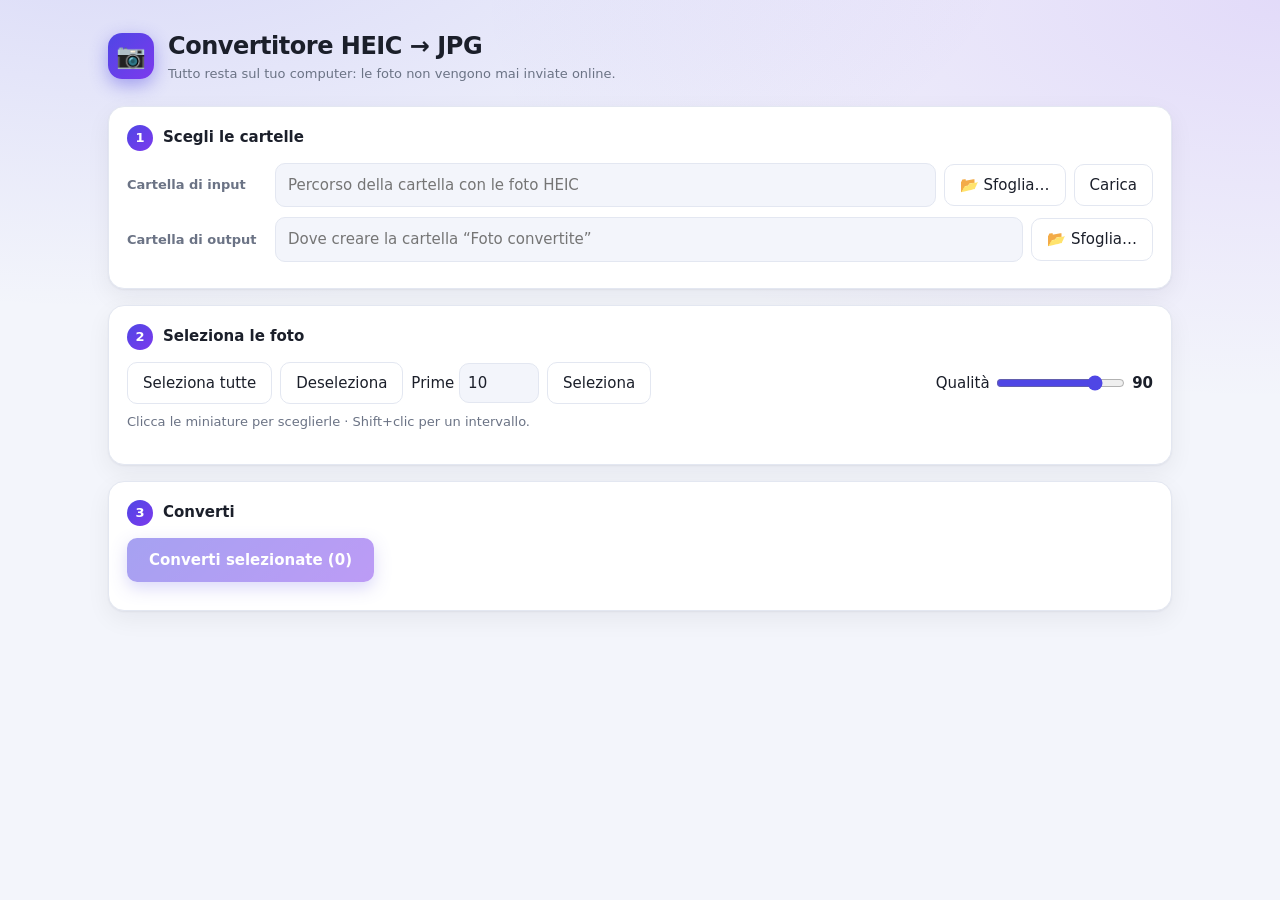
<file: static/index.html>
<!doctype html>
<html lang="it">
<head>
<meta charset="utf-8">
<meta name="viewport" content="width=device-width, initial-scale=1">
<title>Convertitore HEIC → JPG</title>
<style>
  :root {
    --bg:#f3f5fb; --card:#ffffff; --text:#1b1f2a; --muted:#6b7385; --accent:#4f46e5; --accent2:#7c3aed;
    --border:#e3e7f1; --sel:#eef0ff; --ok:#16a34a; --okbg:#e8f8ee; --err:#dc2626;
    --shadow:0 1px 2px rgba(20,24,40,.05), 0 8px 24px rgba(20,24,40,.06);
    --grad:linear-gradient(135deg,var(--accent),var(--accent2));
  }
  @media (prefers-color-scheme: dark) {
    :root { --bg:#0e1017; --card:#171a23; --text:#e9ebf2; --muted:#98a0b3; --accent:#818cf8; --accent2:#a78bfa;
      --border:#262b38; --sel:#212552; --ok:#4ade80; --okbg:#122a1c; --err:#f87171;
      --shadow:0 1px 2px rgba(0,0,0,.4), 0 8px 24px rgba(0,0,0,.35); }
  }
  * { box-sizing:border-box; }
  html { scroll-behavior:smooth; }
  body { margin:0; font:15px/1.5 "Inter",system-ui,-apple-system,"Segoe UI",sans-serif; color:var(--text);
    background:radial-gradient(900px 400px at 10% -10%, color-mix(in srgb,var(--accent) 16%,transparent), transparent),
               radial-gradient(800px 400px at 100% 0%, color-mix(in srgb,var(--accent2) 14%,transparent), transparent), var(--bg);
    background-attachment:fixed; min-height:100vh; }
  main { max-width:1100px; margin:0 auto; padding:28px 18px 60px; }
  header { display:flex; align-items:center; gap:14px; margin-bottom:22px; }
  .logo { width:46px; height:46px; border-radius:14px; background:var(--grad); display:grid; place-items:center; font-size:24px;
    box-shadow:0 6px 18px color-mix(in srgb,var(--accent) 45%,transparent); }
  h1 { font-size:24px; margin:0; letter-spacing:-.02em; }
  header p { margin:0; color:var(--muted); font-size:13px; }
  .card { background:var(--card); border:1px solid var(--border); border-radius:16px; padding:18px; margin-bottom:16px;
    box-shadow:var(--shadow); animation:rise .4s ease both; }
  .card:nth-of-type(2){animation-delay:.05s} .card:nth-of-type(3){animation-delay:.1s}
  @keyframes rise { from{opacity:0; transform:translateY(8px)} to{opacity:1; transform:none} }
  .step { display:flex; align-items:center; gap:10px; font-weight:700; margin-bottom:12px; }
  .step i { font-style:normal; width:26px; height:26px; border-radius:50%; background:var(--grad); color:#fff; display:grid; place-items:center; font-size:13px; }
  .row { display:flex; gap:8px; align-items:center; flex-wrap:wrap; }
  .row + .row { margin-top:10px; }
  label.lbl { width:140px; font-weight:600; color:var(--muted); font-size:13px; }
  input[type=text], input[type=number] { flex:1; min-width:200px; padding:10px 12px; border:1px solid var(--border); border-radius:10px;
    background:var(--bg); color:var(--text); font:inherit; transition:border-color .15s, box-shadow .15s; }
  input:focus { outline:none; border-color:var(--accent); box-shadow:0 0 0 3px color-mix(in srgb,var(--accent) 25%,transparent); }
  button { padding:9px 15px; border:1px solid var(--border); border-radius:10px; background:var(--card); color:var(--text); cursor:pointer;
    font:inherit; font-weight:500; transition:transform .1s, border-color .15s, box-shadow .15s, background .15s; }
  button:hover:not(:disabled) { border-color:var(--accent); transform:translateY(-1px); box-shadow:0 4px 12px rgba(20,24,40,.08); }
  button:active:not(:disabled) { transform:none; }
  button.primary { background:var(--grad); border:0; color:#fff; font-weight:600; padding:11px 22px; font-size:15px;
    box-shadow:0 6px 16px color-mix(in srgb,var(--accent) 40%,transparent); }
  button.primary:hover:not(:disabled) { box-shadow:0 8px 22px color-mix(in srgb,var(--accent) 55%,transparent); border:0; }
  button:disabled { opacity:.5; cursor:default; }
  .hint { color:var(--muted); font-size:13px; }
  input[type=range] { accent-color:var(--accent); vertical-align:middle; }
  #grid { display:grid; grid-template-columns:repeat(auto-fill,minmax(140px,1fr)); gap:12px; margin-top:14px; }
  .thumb { position:relative; border:2px solid transparent; border-radius:12px; background:var(--bg); cursor:pointer; overflow:hidden;
    user-select:none; transition:transform .15s, box-shadow .15s, border-color .15s; }
  .thumb:hover { transform:translateY(-3px); box-shadow:var(--shadow); }
  .thumb img { width:100%; aspect-ratio:1; object-fit:cover; display:block; background:linear-gradient(90deg,#8883,#8886,#8883); }
  .thumb span { display:block; font-size:12px; padding:5px 8px; overflow:hidden; text-overflow:ellipsis; white-space:nowrap; }
  .thumb.sel { border-color:var(--accent); background:var(--sel); }
  .thumb.sel::after { content:"✓"; position:absolute; top:7px; right:7px; background:var(--grad); color:#fff; width:24px; height:24px;
    border-radius:50%; text-align:center; line-height:24px; font-size:14px; box-shadow:0 2px 8px rgba(0,0,0,.3); animation:pop .2s ease; }
  @keyframes pop { from{transform:scale(0)} to{transform:scale(1)} }
  .thumb.done img { filter:saturate(.6) brightness(.8); }
  .thumb.done::before { content:"Convertita"; position:absolute; left:0; right:0; bottom:28px; text-align:center; font-size:11px; font-weight:700;
    color:#fff; background:rgba(22,163,74,.9); padding:2px 0; z-index:1; }
  .empty { grid-column:1/-1; text-align:center; color:var(--muted); padding:36px 0; border:2px dashed var(--border); border-radius:14px; }
  .empty b { display:block; font-size:30px; }
  /* avanzamento */
  #progWrap { margin-top:16px; }
  .bar { height:14px; border-radius:99px; background:var(--border); overflow:hidden; }
  .bar > div { height:100%; width:0; border-radius:99px; background:var(--grad); transition:width .3s ease; position:relative; overflow:hidden; }
  .bar.running > div::after { content:""; position:absolute; inset:0; background:linear-gradient(90deg,transparent,rgba(255,255,255,.45),transparent);
    animation:shine 1.2s infinite; }
  @keyframes shine { from{transform:translateX(-100%)} to{transform:translateX(100%)} }
  .stats { display:grid; grid-template-columns:repeat(auto-fit,minmax(150px,1fr)); gap:10px; margin-top:12px; }
  .stat { background:var(--bg); border:1px solid var(--border); border-radius:12px; padding:10px 12px; }
  .stat small { display:block; color:var(--muted); font-size:12px; }
  .stat b { font-size:20px; font-variant-numeric:tabular-nums; letter-spacing:-.01em; }
  #status { margin-top:10px; }
  .err { color:var(--err); }
  /* messaggio finale */
  #done { margin-top:16px; padding:18px; border-radius:14px; background:var(--okbg); border:1px solid color-mix(in srgb,var(--ok) 40%,transparent);
    display:flex; gap:16px; align-items:center; flex-wrap:wrap; animation:pop .35s ease; }
  #done[hidden] { display:none; }
  #done .tick { width:48px; height:48px; border-radius:50%; background:var(--ok); color:#fff; display:grid; place-items:center; font-size:26px; }
  #done h2 { margin:0; font-size:18px; }
  #done p { margin:2px 0 0; color:var(--muted); font-size:13px; word-break:break-all; }
  #done .txt { flex:1; min-width:200px; }
  /* finestra sfoglia cartelle */
  dialog { border:1px solid var(--border); border-radius:16px; background:var(--card); color:var(--text); width:min(560px,94vw); padding:0;
    box-shadow:0 20px 60px rgba(0,0,0,.35); }
  dialog[open] { animation:rise .2s ease; }
  dialog::backdrop { background:#0009; backdrop-filter:blur(3px); }
  .dlg-h { padding:14px 16px; border-bottom:1px solid var(--border); }
  #dlgPath { font-family:ui-monospace,Consolas,monospace; font-size:12px; word-break:break-all; margin-top:6px; color:var(--muted); }
  #dlgList { height:320px; overflow:auto; }
  .dir { padding:9px 16px; cursor:pointer; border-bottom:1px solid var(--border); transition:background .1s, padding .1s; }
  .dir:hover { background:var(--sel); padding-left:20px; }
  .dlg-f { padding:12px 16px; display:flex; gap:8px; justify-content:flex-end; border-top:1px solid var(--border); }
  @media (max-width:600px) { label.lbl { width:100%; } }
</style>
</head>
<body>
<main>
  <header>
    <div class="logo">📷</div>
    <div><h1>Convertitore HEIC → JPG</h1><p>Tutto resta sul tuo computer: le foto non vengono mai inviate online.</p></div>
  </header>

  <div class="card">
    <div class="step"><i>1</i> Scegli le cartelle</div>
    <div class="row">
      <label class="lbl">Cartella di input</label>
      <input type="text" id="inPath" placeholder="Percorso della cartella con le foto HEIC">
      <button id="inBrowse">📂 Sfoglia…</button>
      <button id="inLoad">Carica</button>
    </div>
    <div class="row">
      <label class="lbl">Cartella di output</label>
      <input type="text" id="outPath" placeholder="Dove creare la cartella “Foto convertite”">
      <button id="outBrowse">📂 Sfoglia…</button>
    </div>
    <div class="hint" id="outHint" style="margin-top:8px"></div>
  </div>

  <div class="card">
    <div class="step"><i>2</i> Seleziona le foto</div>
    <div class="row">
      <button id="selAll">Seleziona tutte</button>
      <button id="selNone">Deseleziona</button>
      <span>Prime <input type="number" id="firstN" value="10" min="1" style="width:80px;min-width:0;padding:8px"></span>
      <button id="selFirst">Seleziona</button>
      <span style="flex:1"></span>
      <label>Qualità <input type="range" id="quality" min="50" max="100" value="90"> <b id="qVal">90</b></label>
    </div>
    <div class="hint" style="margin-top:8px">Clicca le miniature per sceglierle · Shift+clic per un intervallo.</div>
    <div id="grid"></div>
  </div>

  <div class="card">
    <div class="step"><i>3</i> Converti</div>
    <div class="row">
      <button class="primary" id="convert" disabled>Converti selezionate (0)</button>
    </div>
    <div id="progWrap" hidden>
      <div class="bar running" id="bar"><div id="barFill"></div></div>
      <div class="stats">
        <div class="stat"><small>Avanzamento</small><b id="stProg">0/0</b></div>
        <div class="stat"><small>Tempo trascorso</small><b id="stElapsed">0s</b></div>
        <div class="stat"><small>Tempo rimanente</small><b id="stLeft">calcolo…</b></div>
        <div class="stat"><small>Tempo totale stimato</small><b id="stTotal">calcolo…</b></div>
      </div>
    </div>
    <div id="status" class="hint"></div>
    <div id="done" hidden>
      <div class="tick">✓</div>
      <div class="txt"><h2 id="doneTitle">Lavoro finito!</h2><p id="doneSub"></p></div>
      <button class="primary" id="openFolder">📁 Apri cartella</button>
    </div>
  </div>
</main>

<dialog id="dlg">
  <div class="dlg-h"><b id="dlgTitle">Scegli cartella</b><div id="dlgPath"></div></div>
  <div id="dlgList"></div>
  <div class="dlg-f">
    <button id="dlgCancel">Annulla</button>
    <button class="primary" id="dlgOk">Scegli questa cartella</button>
  </div>
</dialog>

<script>
const $ = id => document.getElementById(id);
const OUT_NAME = "Foto convertite";
let files = [], selected = new Set(), lastClicked = null, loadedFolder = "";

async function api(url, body) {
  const r = await fetch(url, body ? {method:"POST", headers:{"Content-Type":"application/json"}, body:JSON.stringify(body)} : {});
  const d = await r.json().catch(() => ({error:"risposta non valida"}));
  if (!r.ok) throw new Error(d.error || r.statusText);
  return d;
}
const sep = p => p.includes("\\") ? "\\" : "/";
function setStatus(msg, err) { $("status").textContent = msg; $("status").className = err ? "err" : "hint"; }

// ---- finestra "Sfoglia"
let dlgCurrent = "", dlgTarget = null;
async function dlgGo(path) {
  try {
    const d = await api("/api/browse?path=" + encodeURIComponent(path));
    dlgCurrent = d.path;
    $("dlgPath").textContent = d.path || "(unità)";
    $("dlgOk").disabled = !d.path;
    const list = $("dlgList"); list.innerHTML = "";
    const add = (label, p) => { const e = document.createElement("div"); e.className = "dir"; e.textContent = label; e.onclick = () => dlgGo(p); list.appendChild(e); };
    if (d.parent !== null) add("⬆ .. (cartella superiore)", d.parent);
    if (d.home && d.path !== d.home) add("🏠 Cartella personale", d.home);
    d.dirs.forEach(x => add("📁 " + x.name, x.path));
    if (!d.dirs.length) { const e = document.createElement("div"); e.className = "dir hint"; e.textContent = "Nessuna sottocartella"; list.appendChild(e); }
  } catch (e) { alert(e.message); }
}
function browseFor(input, title) {
  dlgTarget = input; $("dlgTitle").textContent = title;
  $("dlg").showModal(); dlgGo(input.value.trim());
}
$("dlgCancel").onclick = () => $("dlg").close();
$("dlgOk").onclick = () => { dlgTarget.value = dlgCurrent; $("dlg").close(); dlgTarget.dispatchEvent(new Event("change")); };

// ---- input / output
$("inBrowse").onclick = () => browseFor($("inPath"), "Cartella di input");
$("outBrowse").onclick = () => browseFor($("outPath"), "Cartella di output");
$("inPath").onchange = () => { if (!$("outPath").value) $("outPath").value = $("inPath").value; loadFiles(); };
$("inLoad").onclick = loadFiles;
$("inPath").onkeydown = e => { if (e.key === "Enter") loadFiles(); };
function updateOutHint() {
  const o = $("outPath").value.trim();
  $("outHint").textContent = o ? `Le foto saranno salvate in: ${o.replace(/[\\/]+$/, "")}${sep(o)}${OUT_NAME}` : "";
}
$("outPath").oninput = $("outPath").onchange = updateOutHint;

async function loadFiles() {
  const folder = $("inPath").value.trim().replace(/^"|"$/g, "");
  if (!folder) return;
  try {
    const d = await api("/api/list?folder=" + encodeURIComponent(folder));
    files = d.files; loadedFolder = folder; selected.clear(); lastClicked = null;
    if (!$("outPath").value) $("outPath").value = folder;
    updateOutHint(); renderGrid();
    setStatus(files.length ? `Trovate ${files.length} foto HEIC.` : "Nessuna foto HEIC in questa cartella.");
  } catch (e) { files = []; renderGrid(); setStatus(e.message, true); }
}

// ---- miniature
function renderGrid() {
  const g = $("grid"); g.innerHTML = "";
  if (!files.length) g.innerHTML = '<div class="empty"><b>🖼️</b>Nessuna foto da mostrare. Scegli una cartella con file HEIC.</div>';
  files.forEach((name, i) => {
    const d = document.createElement("div"); d.className = "thumb"; d.dataset.i = i;
    const img = document.createElement("img"); img.loading = "lazy"; img.alt = name;
    img.src = `/api/thumb?folder=${encodeURIComponent(loadedFolder)}&name=${encodeURIComponent(name)}`;
    const s = document.createElement("span"); s.textContent = name; s.title = name;
    d.append(img, s);
    d.onclick = e => clickThumb(i, e.shiftKey);
    g.appendChild(d);
  });
  refresh();
}
function clickThumb(i, shift) {
  if (shift && lastClicked !== null) {
    const [a, b] = [Math.min(i, lastClicked), Math.max(i, lastClicked)];
    for (let k = a; k <= b; k++) selected.add(k);
  } else {
    selected.has(i) ? selected.delete(i) : selected.add(i);
    lastClicked = i;
  }
  refresh();
}
function refresh() {
  document.querySelectorAll(".thumb").forEach(t => t.classList.toggle("sel", selected.has(+t.dataset.i)));
  $("convert").textContent = `Converti selezionate (${selected.size})`;
  $("convert").disabled = !selected.size;
}
$("selAll").onclick = () => { files.forEach((_, i) => selected.add(i)); refresh(); };
$("selNone").onclick = () => { selected.clear(); refresh(); };
$("selFirst").onclick = () => {
  selected.clear(); const n = Math.max(0, parseInt($("firstN").value) || 0);
  for (let i = 0; i < Math.min(n, files.length); i++) selected.add(i);
  refresh();
};
$("quality").oninput = () => $("qVal").textContent = $("quality").value;

// ---- conversione (un file alla volta, per mostrare l'avanzamento e le stime)
function fmt(sec) {
  sec = Math.max(0, Math.round(sec));
  const h = Math.floor(sec / 3600), m = Math.floor(sec % 3600 / 60), s = sec % 60;
  return h ? `${h}h ${m}m` : m ? `${m}m ${String(s).padStart(2, "0")}s` : `${s}s`;
}
let lastOutDir = "";
$("openFolder").onclick = async () => {
  try { await api("/api/open", {path: lastOutDir}); } catch (e) { setStatus(e.message, true); }
};
$("convert").onclick = async () => {
  const out = $("outPath").value.trim();
  if (!out) return setStatus("Scegli la cartella di output.", true);
  const idx = [...selected].sort((a, b) => a - b), total = idx.length;
  document.querySelectorAll(".thumb.done").forEach(t => t.classList.remove("done"));
  $("convert").disabled = true; $("done").hidden = true; $("progWrap").hidden = false;
  $("bar").classList.add("running"); $("barFill").style.width = "0%";
  $("stProg").textContent = `0/${total}`; $("stLeft").textContent = $("stTotal").textContent = "calcolo…";
  const t0 = performance.now();
  const tick = setInterval(() => {   // aggiorna il tempo trascorso anche durante un file lento
    $("stElapsed").textContent = fmt((performance.now() - t0) / 1000);
  }, 500);
  let ok = 0, errors = [];
  for (const [n, i] of idx.entries()) {
    setStatus(`Converto ${files[i]}…`);
    try {
      const r = await api("/api/convert", {folder: loadedFolder, out_parent: out, name: files[i], quality: +$("quality").value});
      lastOutDir = r.out_dir; ok++;
      document.querySelector(`.thumb[data-i="${i}"]`).classList.add("done");
    } catch (e) { errors.push(`${files[i]}: ${e.message}`); }
    const done = n + 1, elapsed = (performance.now() - t0) / 1000, perFile = elapsed / done;
    $("barFill").style.width = `${done / total * 100}%`;
    $("stProg").textContent = `${done}/${total}`;
    $("stElapsed").textContent = fmt(elapsed);
    $("stLeft").textContent = done < total ? "~" + fmt(perFile * (total - done)) : "0s";
    $("stTotal").textContent = "~" + fmt(perFile * total);
  }
  clearInterval(tick);
  const elapsed = (performance.now() - t0) / 1000;
  $("bar").classList.remove("running");
  $("stElapsed").textContent = $("stTotal").textContent = fmt(elapsed); $("stLeft").textContent = "0s";
  setStatus(errors.length ? `${errors.length} errori: ${errors.slice(0, 3).join("; ")}` : "", errors.length > 0);
  if (ok) {
    $("doneTitle").textContent = "Lavoro finito! 🎉";
    $("doneSub").textContent = `${ok} ${ok === 1 ? "foto convertita" : "foto convertite"} in ${fmt(elapsed)} · ${lastOutDir}`;
    $("done").hidden = false; $("done").scrollIntoView({behavior: "smooth", block: "nearest"});
  }
  refresh();
};
</script>
</body>
</html>
</file>
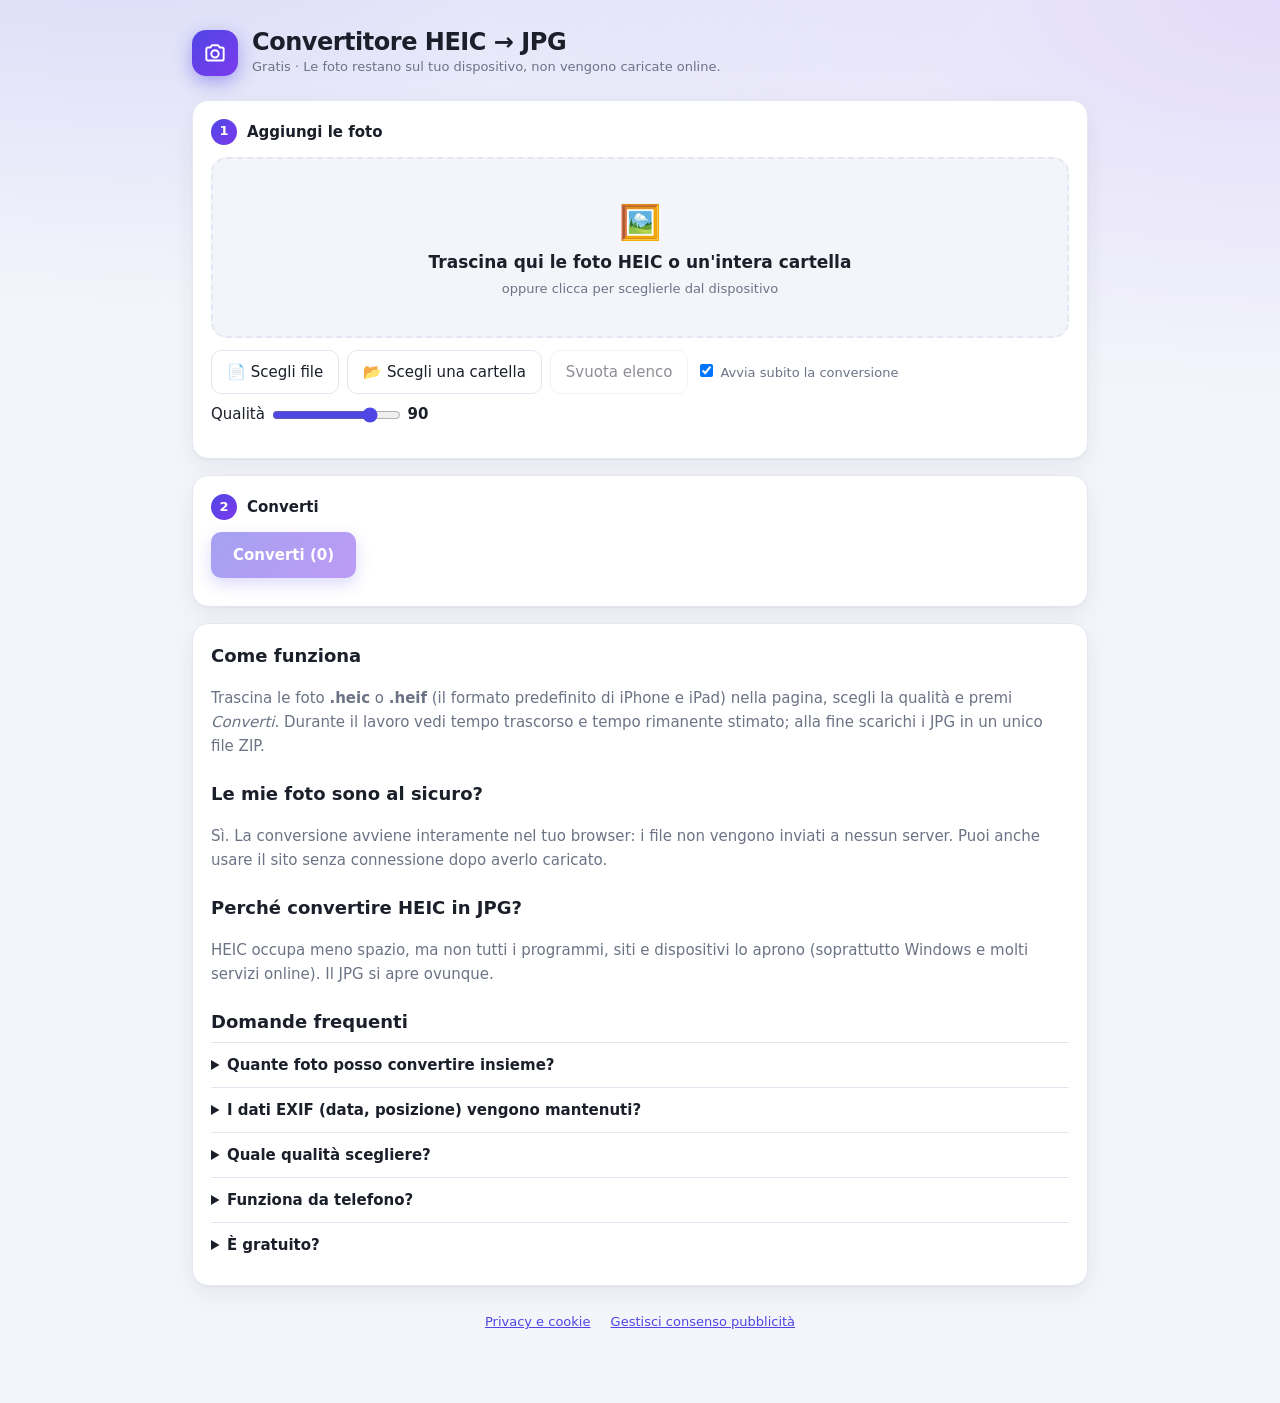
<file: web/index.html>
<!doctype html>
<html lang="it">
<head>
<meta charset="utf-8">
<meta name="viewport" content="width=device-width, initial-scale=1">
<title>Convertitore HEIC in JPG gratis e privato, direttamente nel browser</title>
<meta name="description" content="Converti le foto HEIC/HEIF dell'iPhone in JPG gratis, senza caricarle online: tutto avviene nel tuo browser. Conversione multipla e download in ZIP.">
<meta name="theme-color" content="#4f46e5">
<link rel="icon" href="data:image/svg+xml,%3Csvg xmlns='http://www.w3.org/2000/svg' viewBox='0 0 100 100'%3E%3Ctext y='.9em' font-size='90'%3E📷%3C/text%3E%3C/svg%3E">
<link rel="stylesheet" href="style.css">
</head>
<body>
<div class="layout">
  <aside class="side"><div class="ad" id="adLeft" hidden></div></aside>

  <main>
    <header>
      <div class="logo" aria-hidden="true">
        <svg viewBox="0 0 24 24" width="26" height="26" fill="none" stroke="#fff" stroke-width="1.8" stroke-linecap="round" stroke-linejoin="round"><path d="M4 8.5A1.5 1.5 0 0 1 5.5 7h2.2l1.1-1.7A1 1 0 0 1 9.6 4.8h4.8a1 1 0 0 1 .8.5L16.3 7h2.2A1.5 1.5 0 0 1 20 8.5v9A1.5 1.5 0 0 1 18.5 19h-13A1.5 1.5 0 0 1 4 17.5z"/><circle cx="12" cy="12.8" r="3.4"/></svg>
      </div>
      <div>
        <h1>Convertitore HEIC → JPG</h1>
        <p>Gratis · Le foto restano sul tuo dispositivo, non vengono caricate online.</p>
      </div>
    </header>

    <section class="card">
      <div class="step"><i>1</i> Aggiungi le foto</div>
      <div class="drop" id="drop" tabindex="0" role="button" aria-label="Scegli le foto HEIC da convertire">
        <b>🖼️</b>
        <strong>Trascina qui le foto HEIC o un'intera cartella</strong><br>
        <span class="hint">oppure clicca per sceglierle dal dispositivo</span>
      </div>
      <input type="file" id="fileInput" accept=".heic,.heif,image/heic,image/heif" multiple hidden>
      <input type="file" id="dirInput" webkitdirectory multiple hidden>
      <div class="row" style="margin-top:12px">
        <button id="pickFiles">📄 Scegli file</button>
        <button id="pickDir">📂 Scegli una cartella</button>
        <button id="clearAll" disabled>Svuota elenco</button>
        <label class="hint"><input type="checkbox" id="autoStart" checked> Avvia subito la conversione</label>
        <span style="flex:1"></span>
        <label>Qualità <input type="range" id="quality" min="50" max="100" value="90"> <b id="qVal">90</b></label>
      </div>
      <div id="grid"></div>
    </section>

    <section class="card">
      <div class="step"><i>2</i> Converti</div>
      <div class="row"><button class="primary" id="convert" disabled>Converti (0)</button></div>
      <div id="progWrap" hidden>
        <div class="bar running" id="bar"><div id="barFill"></div></div>
        <div class="stats">
          <div class="stat"><small>Avanzamento</small><b id="stProg">0/0</b></div>
          <div class="stat"><small>Tempo trascorso</small><b id="stElapsed">0s</b></div>
          <div class="stat"><small>Tempo rimanente</small><b id="stLeft">calcolo…</b></div>
          <div class="stat"><small>Tempo totale stimato</small><b id="stTotal">calcolo…</b></div>
        </div>
      </div>
      <div id="status" class="hint" role="status" style="margin-top:10px"></div>
      <div id="done" hidden>
        <div class="tick">✓</div>
        <div class="txt"><h2>Lavoro finito! 🎉</h2><p id="doneSub"></p></div>
        <div class="btns">
          <button class="primary" id="dlZip">⬇ Scarica tutto (ZIP)</button>
          <button id="saveDir" hidden>📁 Salva in una cartella</button>
        </div>
      </div>
    </section>

    <div class="ad-bottom" id="adBottom" hidden></div>

    <section class="card info">
      <h2>Come funziona</h2>
      <p>Trascina le foto <strong>.heic</strong> o <strong>.heif</strong> (il formato predefinito di iPhone e iPad) nella pagina, scegli la qualità e premi <em>Converti</em>. Durante il lavoro vedi tempo trascorso e tempo rimanente stimato; alla fine scarichi i JPG in un unico file ZIP.</p>
      <h2>Le mie foto sono al sicuro?</h2>
      <p>Sì. La conversione avviene interamente nel tuo browser: i file non vengono inviati a nessun server. Puoi anche usare il sito senza connessione dopo averlo caricato.</p>
      <h2>Perché convertire HEIC in JPG?</h2>
      <p>HEIC occupa meno spazio, ma non tutti i programmi, siti e dispositivi lo aprono (soprattutto Windows e molti servizi online). Il JPG si apre ovunque.</p>
      <h2>Domande frequenti</h2>
      <details><summary>Quante foto posso convertire insieme?</summary><p>Non c'è un limite fisso: dipende dalla memoria del tuo dispositivo. Per centinaia di foto grandi conviene farle a gruppi da 50–100.</p></details>
      <details><summary>I dati EXIF (data, posizione) vengono mantenuti?</summary><p>No: per questioni tecniche la conversione nel browser non copia i metadati. È anche un vantaggio per la privacy, perché il JPG non contiene la posizione GPS. L'orientamento della foto viene invece applicato correttamente.</p></details>
      <details><summary>Quale qualità scegliere?</summary><p>90 è un ottimo compromesso. Sotto 80 il file è molto più piccolo ma si possono notare artefatti; 100 produce file grandi con poco vantaggio visibile.</p></details>
      <details><summary>Funziona da telefono?</summary><p>Sì, ma i telefoni sono più lenti e hanno meno memoria: per tante foto è meglio un computer.</p></details>
      <details><summary>È gratuito?</summary><p>Sì. Il sito si sostiene con la pubblicità mostrata ai lati della pagina.</p></details>
    </section>

    <footer>
      <a href="privacy.html">Privacy e cookie</a>
      <a href="#" id="cookiePrefs">Gestisci consenso pubblicità</a>
    </footer>
  </main>

  <aside class="side"><div class="ad" id="adRight" hidden></div></aside>
</div>

<div id="consent" hidden role="dialog" aria-label="Consenso pubblicità">
  <p>Questo sito è gratuito grazie alla pubblicità. Se accetti, Google AdSense può usare cookie per mostrare annunci. Se rifiuti, non verranno caricati annunci né cookie di terze parti. Le tue foto non vengono mai inviate a nessuno. <a href="privacy.html">Dettagli</a></p>
  <div class="row"><button class="primary" id="cAccept">Accetta</button><button id="cReject">Rifiuta</button></div>
</div>

<script src="site-config.js"></script>
<script src="lib/heic2any.min.js"></script>
<script src="lib/jszip.min.js"></script>
<script src="thumb.js"></script>
<script src="ads.js"></script>
<script src="app.js"></script>
</body>
</html>
</file>
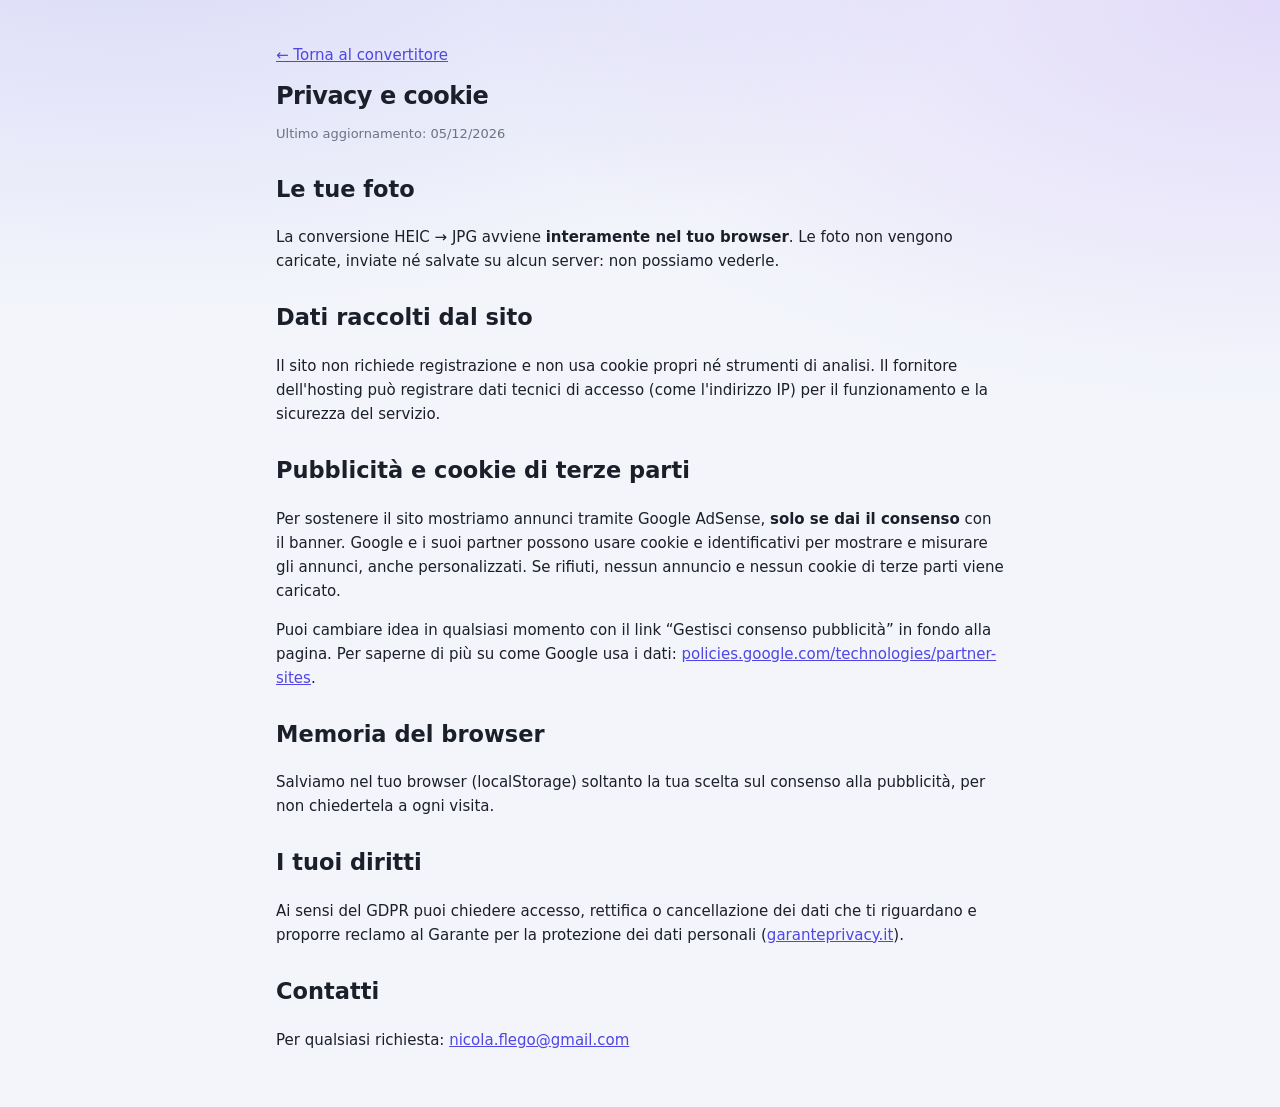
<file: web/privacy.html>
<!doctype html>
<html lang="it">
<head>
<meta charset="utf-8">
<meta name="viewport" content="width=device-width, initial-scale=1">
<title>Privacy e cookie – Convertitore HEIC in JPG</title>
<meta name="robots" content="index,follow">
<link rel="stylesheet" href="style.css">
</head>
<body>
<div class="page">
  <p><a href="index.html">← Torna al convertitore</a></p>
  <h1>Privacy e cookie</h1>
  <p class="hint">Ultimo aggiornamento: <span id="upd"></span></p>

  <h2>Le tue foto</h2>
  <p>La conversione HEIC → JPG avviene <strong>interamente nel tuo browser</strong>. Le foto non vengono caricate, inviate né salvate su alcun server: non possiamo vederle.</p>

  <h2>Dati raccolti dal sito</h2>
  <p>Il sito non richiede registrazione e non usa cookie propri né strumenti di analisi. Il fornitore dell'hosting può registrare dati tecnici di accesso (come l'indirizzo IP) per il funzionamento e la sicurezza del servizio.</p>

  <h2>Pubblicità e cookie di terze parti</h2>
  <p>Per sostenere il sito mostriamo annunci tramite Google AdSense, <strong>solo se dai il consenso</strong> con il banner. Google e i suoi partner possono usare cookie e identificativi per mostrare e misurare gli annunci, anche personalizzati. Se rifiuti, nessun annuncio e nessun cookie di terze parti viene caricato.</p>
  <p>Puoi cambiare idea in qualsiasi momento con il link “Gestisci consenso pubblicità” in fondo alla pagina. Per saperne di più su come Google usa i dati: <a href="https://policies.google.com/technologies/partner-sites" rel="noopener">policies.google.com/technologies/partner-sites</a>.</p>

  <h2>Memoria del browser</h2>
  <p>Salviamo nel tuo browser (localStorage) soltanto la tua scelta sul consenso alla pubblicità, per non chiedertela a ogni visita.</p>

  <h2>I tuoi diritti</h2>
  <p>Ai sensi del GDPR puoi chiedere accesso, rettifica o cancellazione dei dati che ti riguardano e proporre reclamo al Garante per la protezione dei dati personali (<a href="https://www.garanteprivacy.it" rel="noopener">garanteprivacy.it</a>).</p>

  <h2>Contatti</h2>
  <p>Per qualsiasi richiesta: <span id="mail"></span></p>
</div>
<script src="site-config.js"></script>
<script>
  document.getElementById("upd").textContent = new Date(document.lastModified).toLocaleDateString("it-IT");
  const m = (window.SITE || {}).contactEmail || "";
  const a = document.createElement("a"); a.href = "mailto:" + m; a.textContent = m;
  document.getElementById("mail").appendChild(a);
</script>
</body>
</html>
</file>
<file: web/style.css>
:root {
  --bg:#f3f5fb; --card:#ffffff; --text:#1b1f2a; --muted:#6b7385; --accent:#4f46e5; --accent2:#7c3aed;
  --border:#e3e7f1; --sel:#eef0ff; --ok:#16a34a; --okbg:#e8f8ee; --err:#dc2626;
  --shadow:0 1px 2px rgba(20,24,40,.05), 0 8px 24px rgba(20,24,40,.06);
  --grad:linear-gradient(135deg,var(--accent),var(--accent2));
}
@media (prefers-color-scheme: dark) {
  :root { --bg:#0e1017; --card:#171a23; --text:#e9ebf2; --muted:#98a0b3; --accent:#818cf8; --accent2:#a78bfa;
    --border:#262b38; --sel:#212552; --ok:#4ade80; --okbg:#122a1c; --err:#f87171;
    --shadow:0 1px 2px rgba(0,0,0,.4), 0 8px 24px rgba(0,0,0,.35); }
}
* { box-sizing:border-box; }
html { scroll-behavior:smooth; }
body { margin:0; font:15px/1.6 system-ui,-apple-system,"Segoe UI",sans-serif; color:var(--text); min-height:100vh;
  background:radial-gradient(900px 400px at 10% -10%, color-mix(in srgb,var(--accent) 16%,transparent), transparent),
             radial-gradient(800px 400px at 100% 0%, color-mix(in srgb,var(--accent2) 14%,transparent), transparent), var(--bg);
  background-attachment:fixed; }
a { color:var(--accent); }
.layout { max-width:1560px; margin:0 auto; padding:0 12px; display:grid; grid-template-columns:1fr; gap:20px; }
@media (min-width:1280px) { .layout { grid-template-columns:160px minmax(0,1000px) 160px; justify-content:center; } }
main { padding:28px 0 40px; min-width:0; }
.side { display:none; }
@media (min-width:1280px) { .side { display:block; padding-top:28px; } .side .ad { position:sticky; top:20px; } }
.ad { min-height:600px; width:160px; }
.ad-bottom { margin:8px auto 24px; min-height:90px; max-width:728px; }
.ad[hidden], .ad-bottom[hidden] { display:none; }
.ad.preview, .ad-bottom.preview { border:2px dashed var(--border); border-radius:12px; display:grid; place-items:center; color:var(--muted); font-size:12px; }
header { display:flex; align-items:center; gap:14px; margin-bottom:22px; }
.logo { width:46px; height:46px; flex:none; border-radius:14px; background:var(--grad); display:grid; place-items:center;
  box-shadow:0 6px 18px color-mix(in srgb,var(--accent) 45%,transparent); }
h1 { font-size:24px; margin:0; letter-spacing:-.02em; line-height:1.2; }
header p { margin:0; color:var(--muted); font-size:13px; }
.card { background:var(--card); border:1px solid var(--border); border-radius:16px; padding:18px; margin-bottom:16px;
  box-shadow:var(--shadow); animation:rise .4s ease both; }
@keyframes rise { from{opacity:0; transform:translateY(8px)} to{opacity:1; transform:none} }
.step { display:flex; align-items:center; gap:10px; font-weight:700; margin-bottom:12px; }
.step i { font-style:normal; width:26px; height:26px; border-radius:50%; background:var(--grad); color:#fff; display:grid; place-items:center; font-size:13px; }
.row { display:flex; gap:8px; align-items:center; flex-wrap:wrap; }
.row + .row { margin-top:10px; }
button { padding:9px 15px; border:1px solid var(--border); border-radius:10px; background:var(--card); color:var(--text); cursor:pointer;
  font:inherit; font-weight:500; transition:transform .1s, border-color .15s, box-shadow .15s; }
button:hover:not(:disabled) { border-color:var(--accent); transform:translateY(-1px); box-shadow:0 4px 12px rgba(20,24,40,.08); }
button.primary { background:var(--grad); border:0; color:#fff; font-weight:600; padding:11px 22px; font-size:15px;
  box-shadow:0 6px 16px color-mix(in srgb,var(--accent) 40%,transparent); }
button:disabled { opacity:.5; cursor:default; }
button:focus-visible, .drop:focus-visible { outline:3px solid color-mix(in srgb,var(--accent) 50%,transparent); outline-offset:2px; }
.hint { color:var(--muted); font-size:13px; }
input[type=range] { accent-color:var(--accent); vertical-align:middle; }
.drop { border:2px dashed var(--border); border-radius:16px; padding:36px 16px; text-align:center; cursor:pointer;
  transition:border-color .15s, background .15s; background:var(--bg); }
.drop:hover, .drop.over { border-color:var(--accent); background:var(--sel); }
.drop b { display:block; font-size:34px; }
.drop strong { font-size:17px; }
#grid { display:grid; grid-template-columns:repeat(auto-fill,minmax(140px,1fr)); gap:12px; margin-top:14px; }
.thumb { position:relative; border:1px solid var(--border); border-radius:12px; background:var(--bg); overflow:hidden; }
.thumb .ph { aspect-ratio:1; display:grid; place-items:center; font-size:34px; background:linear-gradient(135deg,#8882,#8884); }
.thumb img { width:100%; aspect-ratio:1; object-fit:cover; display:block; }
.thumb span { display:block; font-size:12px; padding:5px 8px; overflow:hidden; text-overflow:ellipsis; white-space:nowrap; }
.thumb .x { position:absolute; top:6px; right:6px; width:26px; height:26px; padding:0; border-radius:50%; line-height:1; background:#000a; color:#fff; border:0; }
.thumb .tag { position:absolute; left:0; right:0; bottom:28px; text-align:center; font-size:11px; font-weight:700; color:#fff; padding:2px 0; }
.thumb.done .tag { background:rgba(22,163,74,.9); }
.thumb.fail .tag { background:rgba(220,38,38,.9); }
.thumb.busy .ph { animation:pulse 1s infinite; }
@keyframes pulse { 50% { opacity:.45 } }
.bar { height:14px; border-radius:99px; background:var(--border); overflow:hidden; margin-top:16px; }
.bar > div { height:100%; width:0; border-radius:99px; background:var(--grad); transition:width .3s ease; position:relative; overflow:hidden; }
.bar.running > div::after { content:""; position:absolute; inset:0; background:linear-gradient(90deg,transparent,rgba(255,255,255,.45),transparent); animation:shine 1.2s infinite; }
@keyframes shine { from{transform:translateX(-100%)} to{transform:translateX(100%)} }
.stats { display:grid; grid-template-columns:repeat(auto-fit,minmax(150px,1fr)); gap:10px; margin-top:12px; }
.stat { background:var(--bg); border:1px solid var(--border); border-radius:12px; padding:10px 12px; }
.stat small { display:block; color:var(--muted); font-size:12px; }
.stat b { font-size:20px; font-variant-numeric:tabular-nums; }
.err { color:var(--err); }
#done { margin-top:16px; padding:18px; border-radius:14px; background:var(--okbg); border:1px solid color-mix(in srgb,var(--ok) 40%,transparent);
  display:flex; gap:16px; align-items:center; flex-wrap:wrap; animation:rise .35s ease; }
#done[hidden], [hidden] { display:none !important; }
#done .tick { width:48px; height:48px; border-radius:50%; background:var(--ok); color:#fff; display:grid; place-items:center; font-size:26px; }
#done h2 { margin:0; font-size:18px; }
#done p { margin:2px 0 0; color:var(--muted); font-size:13px; }
#done .txt { flex:1; min-width:200px; }
#done .btns { display:flex; gap:8px; flex-wrap:wrap; }
.info h2 { font-size:18px; margin:22px 0 6px; } .info h2:first-child { margin-top:0; }
.info p, .info li { color:var(--muted); }
.info details { border-top:1px solid var(--border); padding:10px 0; } .info summary { cursor:pointer; font-weight:600; color:var(--text); }
footer { text-align:center; color:var(--muted); font-size:13px; padding:10px 0 30px; }
footer a { margin:0 8px; }
#consent { position:fixed; left:12px; right:12px; bottom:12px; max-width:720px; margin:0 auto; z-index:50; background:var(--card);
  border:1px solid var(--border); border-radius:16px; padding:16px; box-shadow:0 12px 40px rgba(0,0,0,.3); }
#consent p { margin:0 0 10px; font-size:14px; }
.page { max-width:760px; margin:0 auto; padding:28px 16px 40px; } .page h2 { margin-top:26px; }

.logo svg { display:block; }
.thumb.busy .ph, .thumb.busy img { animation:pulse 1s infinite; }
.thumb .tag.wait { background:rgba(79,70,229,.85); }
</file>
